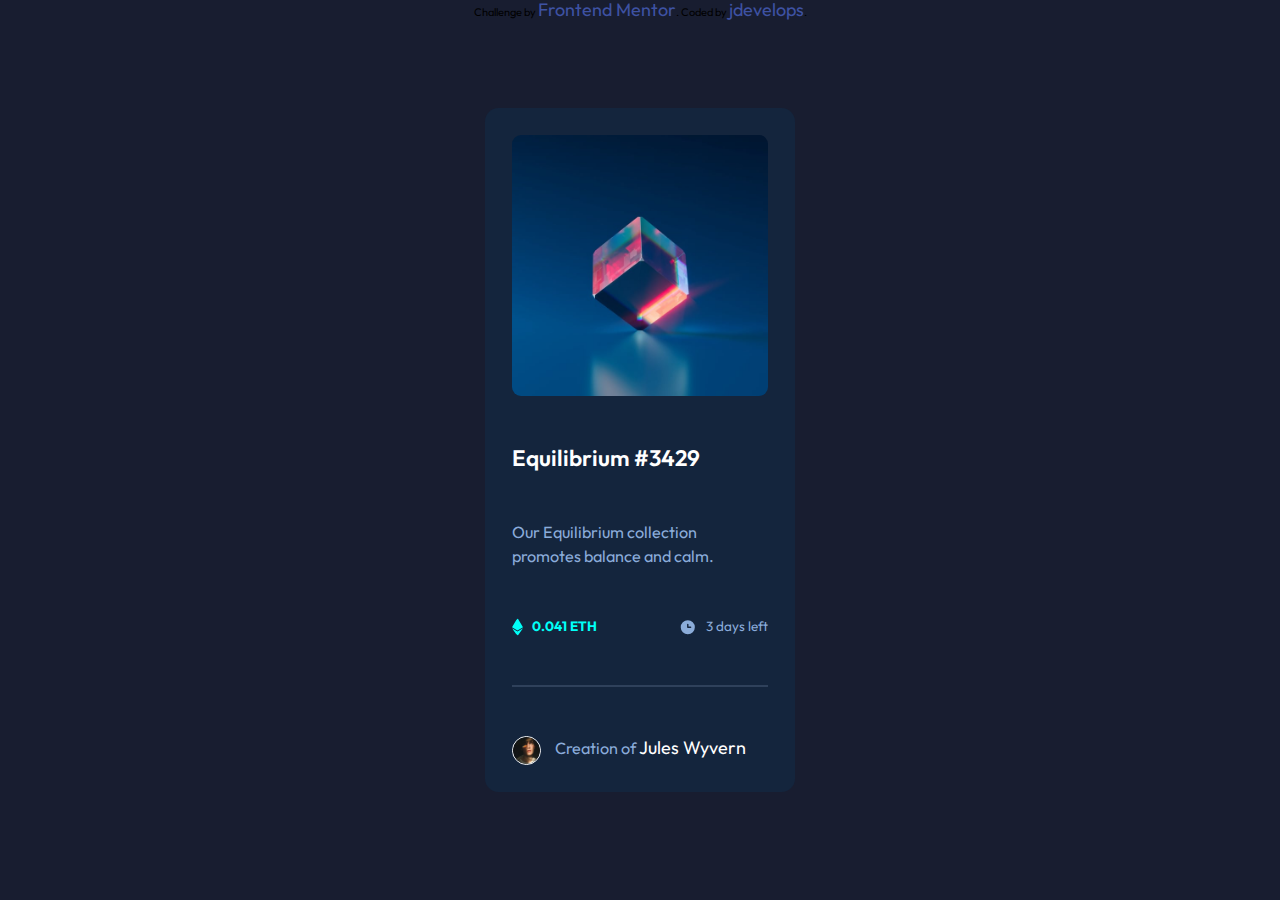
<file: Projects/1-nft-preview-card-component-main/index.html>
<!DOCTYPE html>
<html lang="en">
    <head>
        <meta charset="UTF-8" />
        <meta name="viewport" content="width=device-width, initial-scale=1.0" />
        <!-- displays site properly based on user's device -->

        <link
            rel="icon"
            type="image/png"
            sizes="32x32"
            href="./images/favicon-32x32.png"
        />
        <link rel="stylesheet" href="Normalize.css" />
        <link rel="stylesheet" href="style.css" />
        <title>Frontend Mentor | NFT preview card component</title>

        <!-- Feel free to remove these styles or customise in your own stylesheet 👍 -->
        <style>
            .attribution {
                font-size: 11px;
                text-align: center;
            }

            .attribution a {
                color: hsl(228, 45%, 44%);
            }
        </style>
    </head>
    <body>
        <main>
            <div class="main-box">
                <div class="img-wrapper">
                    <a href="#">
                        <img
                            class="nft-img"
                            src="./images/image-equilibrium.jpg"
                            alt="nft icon"
                        />
                        <div class="overlay-div"></div>
                    </a>
                </div>

                <a href="#"><h2>Equilibrium #3429</h2></a>
                <p>Our Equilibrium collection promotes balance and calm.</p>
                <div class="wrapper-box">
                    <div class="value-box">
                        <img
                            class="small-icon"
                            src="images/icon-ethereum.svg"
                            alt="eth symbol"
                        />
                        <h5>0.041 ETH</h5>
                    </div>
                    <div class="time-box">
                        <img
                            class="small-icon"
                            src="images/icon-clock.svg"
                            alt="clock symbol"
                        />
                        <span class="time-left">3 days left</span>
                    </div>
                </div>

                <hr />
                <div class="creator-box">
                    <img
                        class="creator-img"
                        src="images/image-avatar.png"
                        alt="creator avatar"
                    />
                    <p>
                        Creation of
                        <a href="#"
                            ><span class="creator">Jules Wyvern</span></a
                        >
                    </p>
                </div>
            </div>
        </main>

        <div class="attribution">
            Challenge by
            <a
                href="https://www.frontendmentor.io?ref=challenge"
                target="_blank"
                >Frontend Mentor</a
            >. Coded by
            <a href="https://github.com/jdevelops" target="_blank">jdevelops</a
            >.
        </div>
    </body>
</html>
</file>
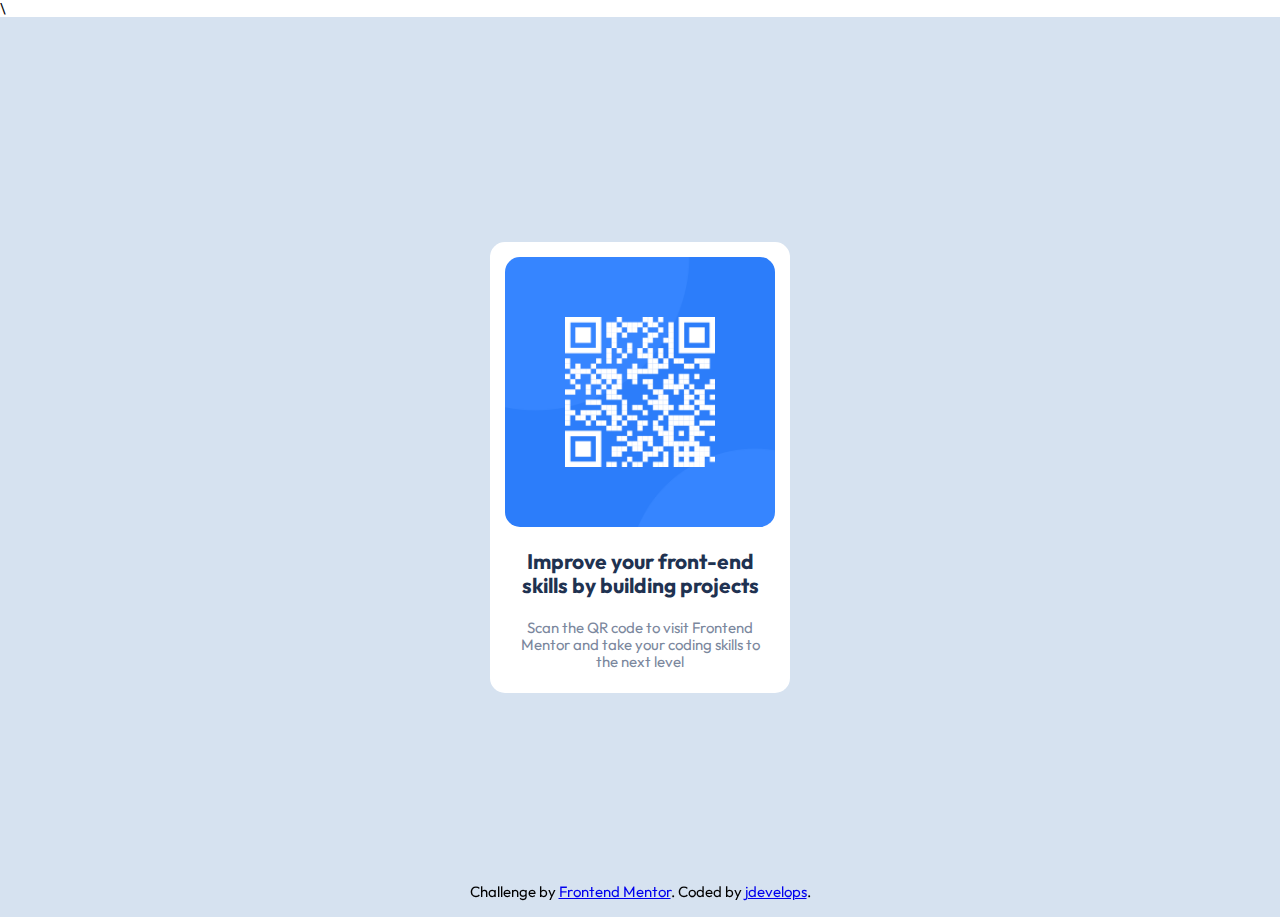
<file: Projects/2-qr-code-component-main/index.html>
\<!DOCTYPE html>
<html lang="en">
    <head>
        <meta charset="UTF-8" />
        <meta name="viewport" content="width=device-width, initial-scale=1.0" />

        <link
            rel="icon"
            type="image/png"
            sizes="32x32"
            href="./images/favicon-32x32.png"
        />
        <link rel="stylesheet" href="./Normalize.css" />
        <link rel="stylesheet" href="./style.css" />
        <title>Frontend Mentor | QR code component</title>
    </head>
    <body>
        <main>
            <div class="card">
                <div class="card__aside">
                    <img
                        class="card__image"
                        src="./images/image-qr-code.png"
                        alt="qr code"
                    />
                    <div class="card__aside card__aside--secondary">
                        <h2 class="card__heading">
                            Improve your front-end skills by building projects
                        </h2>
                        <p class="card__text">
                            Scan the QR code to visit Frontend Mentor and take
                            your coding skills to the next level
                        </p>
                    </div>
                </div>
            </div>
            <div class="attribution">
                Challenge by
                <a
                    href="https://www.frontendmentor.io?ref=challenge"
                    target="_blank"
                    >Frontend Mentor</a
                >. Coded by
                <a href="https://github.com/jdevelops" target="_blank"
                    >jdevelops</a
                >.
            </div>
        </main>
    </body>
</html>
</file>
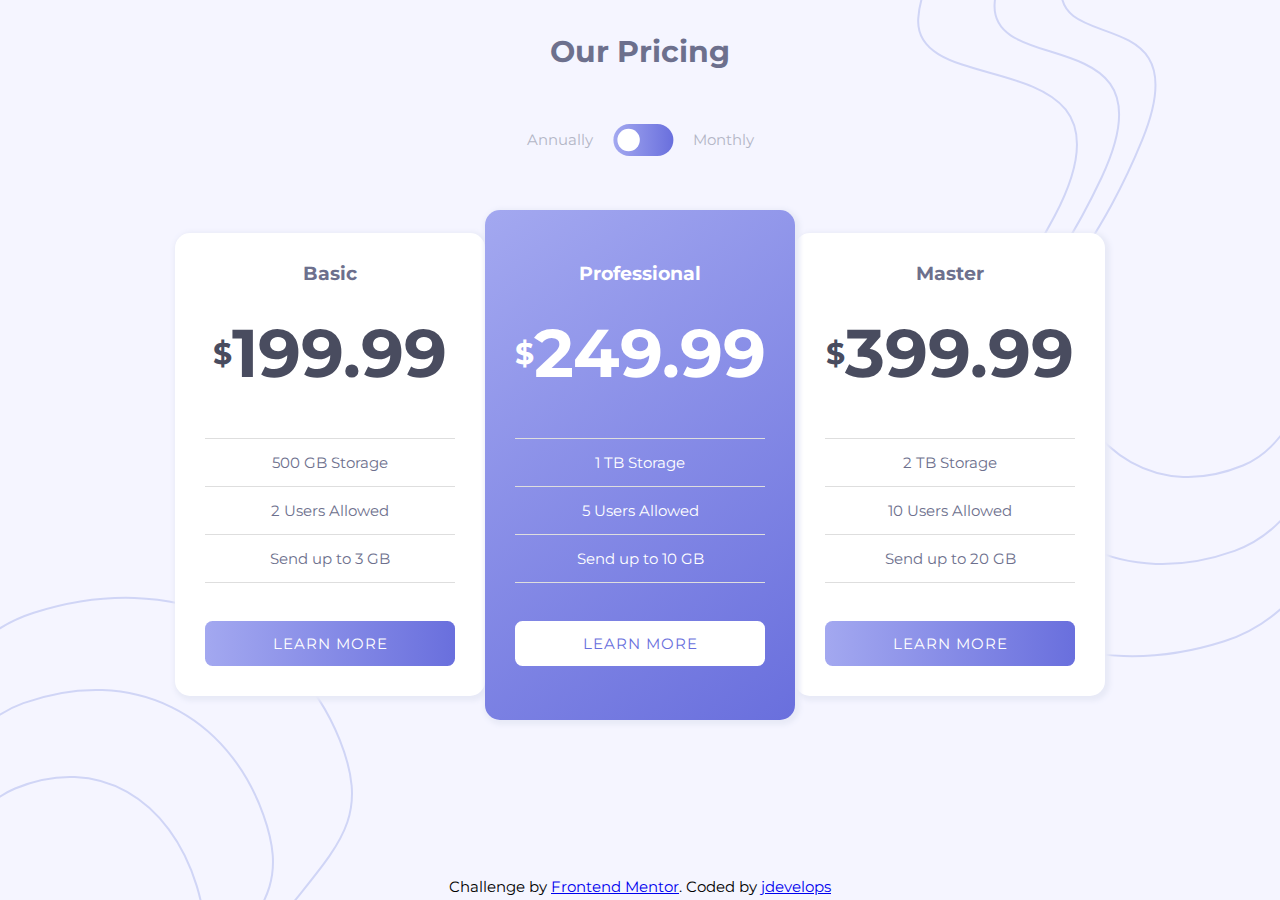
<file: Projects/3-pricing-component-with-toggle-master/index.html>
<!DOCTYPE html>
<html lang="en">
    <head>
        <meta charset="UTF-8" />
        <meta name="viewport" content="width=device-width, initial-scale=1.0" />
        <link
            rel="icon"
            type="image/png"
            sizes="32x32"
            href="./images/favicon-32x32.png"
        />
        <link rel="stylesheet" href="./Normalize.css" />
        <link rel="stylesheet" href="./style.css" />
        <script src="script.js" defer></script>
        <script src="https://code.jquery.com/jquery-3.6.0.min.js"></script>

        <title>Frontend Mentor | Pricing component with toggle</title>
    </head>
    <body>
        <main class="block">
            <div class="block__aside">
                <h1 class="block__heading">Our Pricing</h1>
                <div class="block__box">
                    <label for="togglebox">Annually</label>
                    <div class="toggle">
                        <label class="block__toggle">
                            <input
                                type="checkbox"
                                id="togglebox"
                                value="yes"
                                onclick="swicthCheck()"
                            />
                            <span class="toggle__slider toggle__round"></span>
                        </label>
                    </div>
                    <label for="togglebox">Monthly</label>
                </div>
                
                <div class="block__wraper">
                    <div class="panel">
                        <h2 class="panel__heading">Basic</h2>
                        <h3 class="panel__price" id="Basic__price">
                            <span class="panel__dolar">&dollar;</span>199.99
                        </h3>
                        <ul class="panel__list">
                            <li class="panel__list-item">500 GB Storage</li>
                            <li
                                class="panel__list-item panel__list-item--middle"
                            >
                                2 Users Allowed
                            </li>
                            <li class="panel__list-item">Send up to 3 GB</li>
                        </ul>
                        <form class="panel__form">
                            <button type="submit" class="panel__button" formaction="#">LEARN MORE</button>
                        </form>
                        
                    </div>

                    <div class="panel panel--middle">
                        <h2 class="panel__heading">Professional</h2>
                        <h3
                            class="panel__price panel__price--middle"
                            id="Pro__price"
                        >
                            <span class="panel__dolar">&dollar;</span>249.99
                        </h3>
                        <ul class="panel__list">
                            <li class="panel__list-item">1 TB Storage</li>
                            <li
                                class="panel__list-item panel__list-item--middle"
                            >
                                5 Users Allowed
                            </li>
                            <li class="panel__list-item">Send up to 10 GB</li>
                        </ul>
                        <form class="panel__form">
                            <button type="submit" class="panel__button panel__button--middle" formaction="#">LEARN MORE</button>
                        </form>
                    </div>

                    <div class="panel">
                        <h2 class="panel__heading">Master</h2>
                        <h3 class="panel__price" id="Master__price">
                            <span class="panel__dolar">&dollar;</span>399.99
                        </h3>
                        <ul class="panel__list">
                            <li class="panel__list-item">2 TB Storage</li>
                            <li
                                class="panel__list-item panel__list-item--middle"
                            >
                                10 Users Allowed
                            </li>
                            <li class="panel__list-item">Send up to 20 GB</li>
                        </ul>
                        <form class="panel__form">
                            <button type="submit" class="panel__button" formaction="#">LEARN MORE</button>
                        </form>
                    </div>

                </div>
                <div class="attribution">
                    Challenge by
                    <a
                        href="https://www.frontendmentor.io?ref=challenge"
                        target="_blank"
                        >Frontend Mentor</a
                    >. Coded by                 <a href="https://github.com/jdevelops" target="_blank"
                    >jdevelops</a
                </div>
            </div>
        </main>
    </body>
</html>
</file>
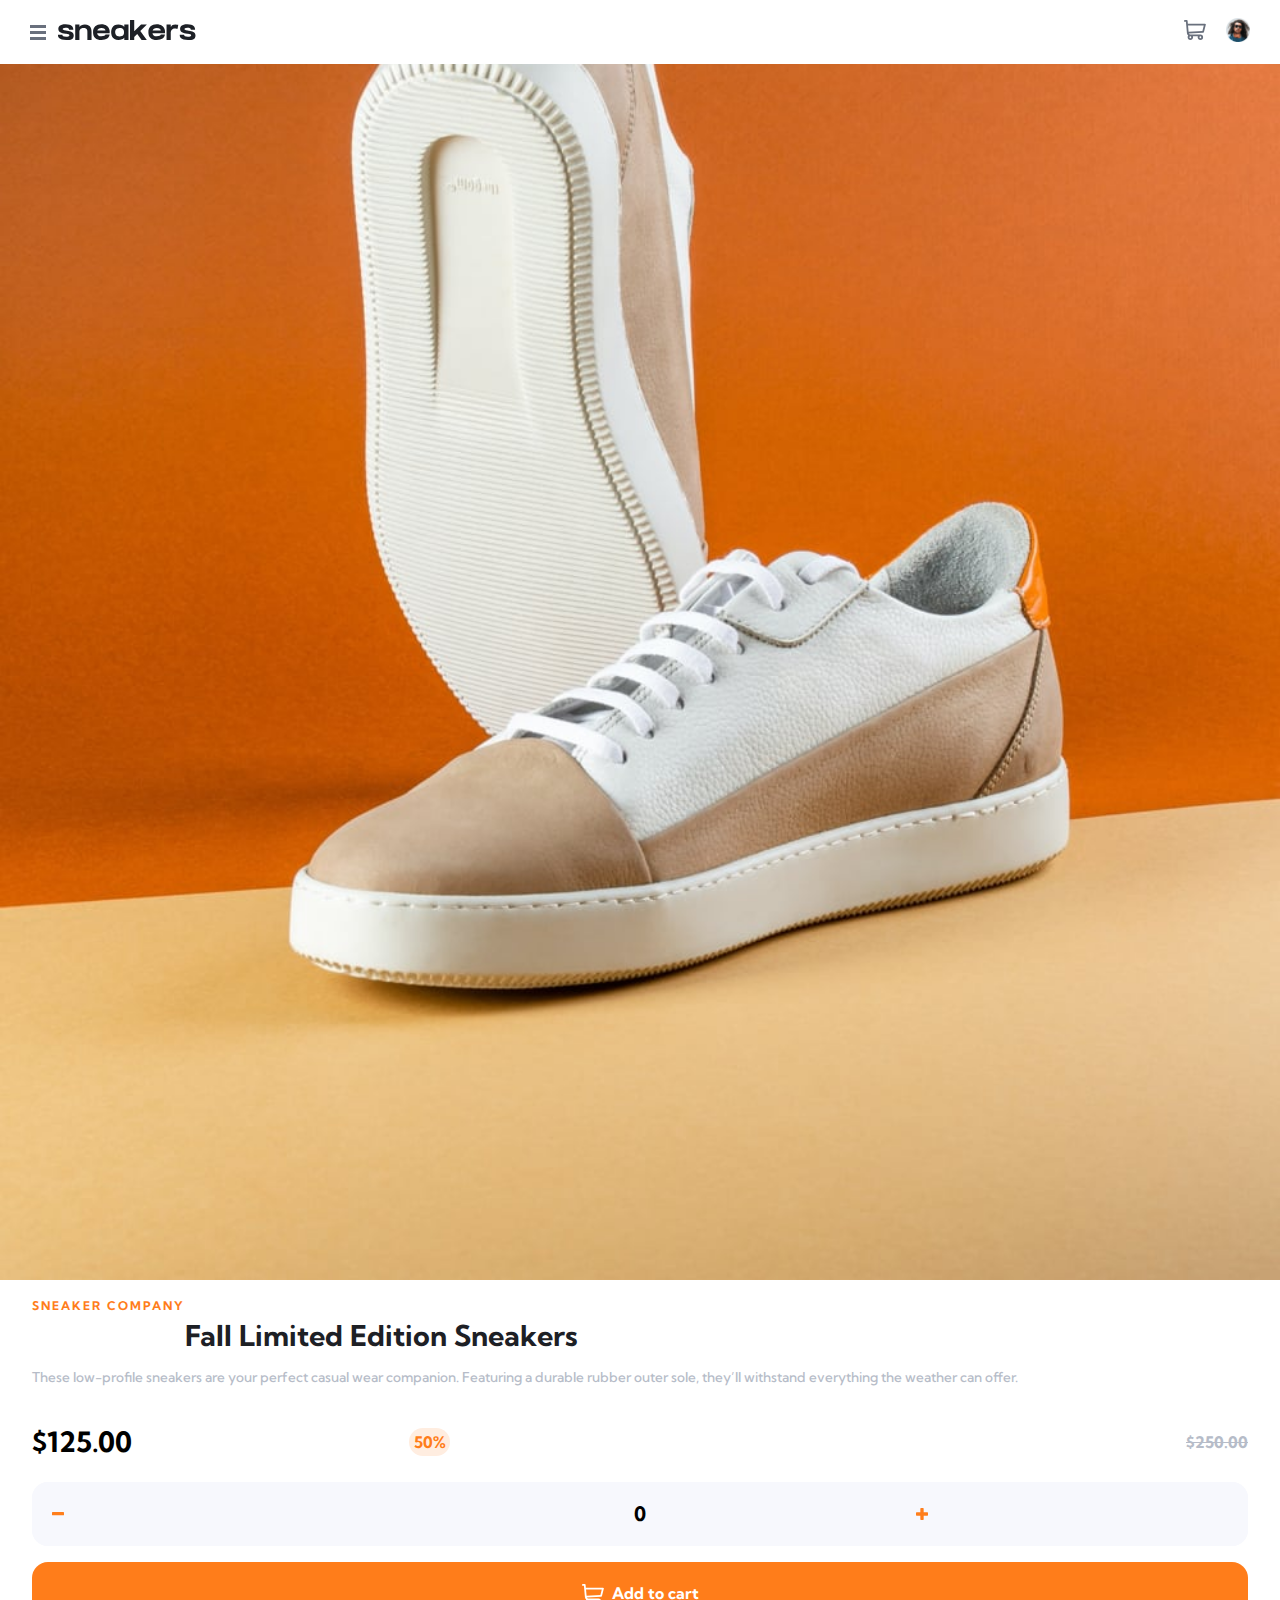
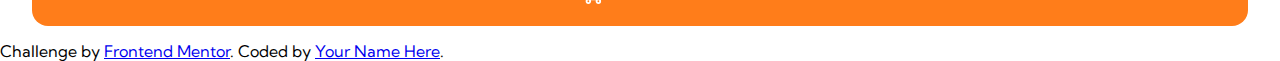
<file: Projects/4-ecommerce-product-page-main/index.html>
<!DOCTYPE html>
<html lang="en">
    <head>
        <meta charset="UTF-8" />
        <meta name="viewport" content="width=device-width, initial-scale=1.0" />
        <link rel="stylesheet" href="./Normalize.css" />
        <!-- displays site properly based on user's device -->
        <link
            rel="icon"
            type="image/png"
            sizes="32x32"
            href="./images/favicon-32x32.png"
        />
        <link rel="stylesheet" href="./style.css" />
        <script src="shoppingCart.js" defer></script>
        <title>Frontend Mentor | E-commerce product page</title>
    </head>
    <body>
        <nav class="main-nav">
            <button
                class="main-nav__btn main-nav__btn--centered btn--shadowing"
            >
                <img src="./images/icon-menu.svg" alt="" />
            </button>
            <button class="main-nav__btn btn--shadowing">
                <img src="./images/logo.svg" alt="" />
            </button>
            <button
                id="show-cart-btn"
                class="main-nav__btn main-nav__btn--push btn--shadowing"
            >
                <img src="./images/icon-cart.svg" alt="" />
            </button>
            <button class="main-nav__btn btn--shadowing">
                <img
                    class="main-nav__avatar"
                    src="./images/image-avatar.png"
                    alt=""
                />
            </button>
        </nav>
        <main>
            <figure class="image-box">
                <img
                    class="working-class"
                    src="./images/image-product-1.jpg"
                    alt="shoes image"
                />
            </figure>
            <article class="article">
                <div class="article__box">
                    <span class="article__tagline">Sneaker Company</span>
                    <h1 class="article__heading">
                        Fall Limited Edition Sneakers
                    </h1>
                    <p class="article__text">
                        These low-profile sneakers are your perfect casual wear
                        companion. Featuring a durable rubber outer sole,
                        they’ll withstand everything the weather can offer.
                    </p>
                    <h2 class="article__newprice">$125.00</h2>
                    <h3 class="article__discount">50%</h3>
                    <h3 class="article__oldprice">$250.00</h3>
                    <div class="article__quantity">
                        <button class="article__minus btn--shadowing"></button>
                        <p class="article__quantity-counter">0</p>
                        <button class="article__plus btn--shadowing"></button>
                    </div>
                    <button
                        id="add-to-cart-btn"
                        class="article__button btn--shadowing"
                    >
                        <img
                            class="article__cart"
                            src="./images/icon-cart.svg"
                        />Add to cart
                    </button>
                </div>
            </article>
            <footer>
                <div class="attribution">
                    Challenge by
                    <a
                        href="https://www.frontendmentor.io?ref=challenge"
                        target="_blank"
                        >Frontend Mentor</a
                    >. Coded by <a href="#">Your Name Here</a>.
                </div>
            </footer>
        </main>
        <div class="modal" id="modal">
            <div class="modal__content">
                <p>Cart</p>
                <div id="product" class="product"></div>
                <button class="modal__close-btn btn--shadowing">X</button>
            </div>
        </div>
    </body>
</html>
</file>
<file: Projects/1-nft-preview-card-component-main/style.css>
@import url('https://fonts.googleapis.com/css2?family=Outfit:wght@300;400;600&display=swap');

* {
    font-family: 'Outfit', sans-serif;
    font-size: 18px;

    margin: 0px;
    padding: 0px;
}

body {
    background-color: hsl(226, 34%, 14%);
}

/* main box */
.main-box {
    display: flex;
    flex-direction: column;
    position: absolute;
    justify-content: space-between;
    top: 50%;
    left: 50%;
    width: 20vw;
    height: 70vh;
    transform: translate(-50%, -50%);
    background-color: hsl(216, 50%, 16%);
    border-radius: 0.75em;
    padding: 1.5rem;
}

/* zawartość karty*/

.img-wrapper {
    position: relative;
}

.img-wrapper > a {
    height: 100%;
    width: 100%;
}
.img-wrapper > a > img {
    max-width: 100%;
    height: 100%;
}

.overlay-div {
    position: absolute;
    top: 0;
    bottom: 0;
    left: 0;
    right: 0;
    height: 100%;
    width: 100%;
    border-radius: 0.5em;
    z-index: 1;
}

.overlay-div:hover {
    opacity: 1;
    background-image: url(./images/icon-view.svg);
    background-repeat: no-repeat;
    background-position: center;
    background-color: hsla(178, 100%, 50%, 0.5);
    border-radius: 0.5em;
}

.overlay-img {
    position: absolute;
    top: 50%;
    left: 50%;
    transform: translate(-50%, -50%);
    z-index: 0;
}

.overlay-img > img:hover {
    opacity: 1;
}

.wrapper-box {
    display: flex;
}
.wrapper-box > div {
    width: 50%;
}

.small-icon {
    padding-right: 0.5rem;
}
.value-box {
    display: flex;
    color: hsl(178, 100%, 50%);
    font-weight: 600;
    font-size: 0.5rem;
}

.value-box > h5 {
    align-self: center;
    font-size: 00.75rem;
}
.value-box > img {
    object-fit: contain;
}
.time-box {
    display: flex;
    justify-content: right;
    color: hsl(215, 51%, 70%);
}
.time-box > img {
    object-fit: contain;
}
.time-left {
    color: hsl(215, 51%, 70%);
    font-weight: 400;
    font-size: 00.75em;
    align-self: center;
}

img {
    border-radius: 0.5em;
}

.creator-img {
    width: 1.5rem;
    border: white solid 1px;
    border-radius: 50%;
    height: auto;
    margin-right: 0.75rem;
}
.creator-box {
    display: flex;
}

.creator:hover {
    color: hsl(178, 100%, 50%);
}

/* typografia */

span {
    color: white;
}

hr {
    color: hsl(215, 32%, 27%);
    border: solid 1px;
}

h2 {
    color: hsl(0, 0%, 100%);
    font-weight: 600;
    font-size: 1.25em;
}
h2:hover {
    color: hsl(178, 100%, 50%);
}

p {
    color: hsl(215, 51%, 70%);
    font-weight: 400;
    font-size: 0.9rem;
    line-height: 1.5em;
}

a {
    text-decoration: none;
}

/*media queries*/
@media screen and (max-width: 375px) {
    .main-box {
        width: 70vw;
    }
}

@media screen and (max-width: 768px) {
    * {
        font-size: 18px;
    }

    .main-box {
        width: 262px;
    }
}

@media screen and (min-width: 1920px) {
    * {
        font-size: 22px;
    }

    .main-box {
        min-width: 22.5vw;
    }
}
</file>
<file: Projects/2-qr-code-component-main/style.css>
@import url('https://fonts.googleapis.com/css2?family=Outfit:wght@300;400;700&display=swap');

* {
    font-family: 'Outfit', sans-serif;
    font-size: 15px;

    margin: 0px;
    padding: 0px;
}

main {
    min-height: 100vh;
    display: flex;
    flex-direction: column;
    align-items: center;
    justify-content: center;
    background-color: hsl(212, 45%, 89%);
}

.card {
    max-width: 300px;
    border-radius: 1rem;
    background-color: white;
}

.card__aside {
    display: flex;
    flex-direction: column;
    margin: 1em;
}

.card__aside--secondary {
    margin: 0.5rem;
}

.card__image {
    max-width: 100%;
    border-radius: 1em;
    margin-bottom: 1em;
}

.card__heading {
    font-weight: 700;
    margin-bottom: 1em;
    color: hsl(218, 44%, 22%);
    font-size: 1.4rem;
    text-align: center;
}

.card__text {
    color: hsl(220, 15%, 55%);
    text-align: center;
    font-weight: 400;
}

.attribution {
    position: fixed;
    max-width: 80vw;
    text-align: center;
    bottom: 0px;
}
</file>
<file: Projects/3-pricing-component-with-toggle-master/style.css>
@import url('https://fonts.googleapis.com/css2?family=Montserrat:wght@700&display=swap');

* {
    font-family: 'Montserrat', sans-serif;
    font-size: 15px;
}

body {
    background: hsl(240, 100%, 98%);
    background-image: url(./images/bg-bottom.svg), url(./images/bg-top.svg);
    background-position: left bottom, top right;
    background-repeat: no-repeat, no-repeat;
}

.block {
    width: 100vw;
    height: 100vh;
}

.block__aside {
    display: flex;
    flex-direction: column;
    justify-content: space-around;
    padding: 1rem;
    text-align: center;
    align-items: center;
}

.block__heading {
    color: hsl(233, 13%, 49%);
    margin-bottom: 1rem;
}
.block__box {
    display: flex;
    max-width: 300px;
    min-width: 0px;
    padding-top: 1rem;
    padding-bottom: 1rem;
    justify-content: center;
    align-items: center;
    text-align: center;
    color: hsl(234, 14%, 74%);
}

.block__wraper {
    display: flex;
    flex-direction: column;
    text-align: center;
    align-items: center;
}
.panel {
    display: flex;
    width: 300px;
    flex-direction: column;
    justify-content: center;
    background-color: hsl(0, 0%, 100%);
    border-radius: 1rem;
    align-items: center;
    color: hsl(233, 13%, 49%);
    margin: 1em 0 1em 0;
    padding: 2rem;
    box-shadow: 2px 2px 5px 3px hsl(232, 50%, 94%);
    z-index: 1;
}
.panel--middle {
    background: linear-gradient(145deg, hsl(236, 72%, 79%), hsl(237, 63%, 64%));
    color: white;
}
.panel__heading {
    font-size: 1.25rem;
    margin: 0;
}
.panel__price {
    display: flex;
    align-items: center;
    font-size: 4.5rem;
    color: hsl(232, 13%, 33%);
    margin: 2rem;
}

.panel__price--middle {
    color: white;
}
.panel__dolar {
    font-size: 2rem;
}
.panel__list {
    width: 100%;
    list-style-type: none;
    padding-left: 0;
    text-align: center;
}

.panel__list-item {
    border-top: 1px solid hsl(0, 0%, 87%);
    border-bottom: 1px solid hsl(0, 0%, 87%);
    padding: 1rem;
}
.panel__list-item--middle {
    border: none;
}

.panel__form {
    width: 100%;
}
.panel__button {
    width: 100%;
    height: 3rem;
    margin: 1.5rem 0 0 0;
    border: none;
    border-radius: 0.5rem;
    color: white;
    letter-spacing: 1px;
    background: linear-gradient(90deg, hsl(236, 72%, 79%), hsl(237, 63%, 64%));
    cursor: pointer;
}

.panel__button:active {
    background: none;
    background-color: white;
    color: hsl(237, 63%, 64%);
    border: 1px solid hsl(237, 63%, 64%);
}
.panel__button--middle {
    background: none;
    background-color: white;
    color: hsl(237, 63%, 64%);
}

.panel__button--middle:active {
    background: none;
    border: 1px solid white;
    color: white;
}

/*------Slider-----*/

.toggle {
    position: relative;
    display: flex;
    min-width: 100px;
    height: 80px;
    justify-content: center;
    align-items: center;
    transform: scale(0.8, 0.8);
}
.block__toggle input {
    position: absolute;
    opacity: 0;
    width: 0;
    height: 0;
}

.toggle__slider {
    display: block;
    cursor: pointer;
    background: linear-gradient(90deg, hsl(236, 72%, 79%), hsl(237, 63%, 64%));
    transition: 0.4s;
    width: 75px;
    height: 40px;
}

.toggle__slider:before {
    content: '';
    position: absolute;
    height: 28px;
    width: 28px;
    top: 26px;
    left: 18px;
    background-color: white;
    transition: 0.4s;
}

input:checked + .toggle__slider {
    background: hsl(246, 69%, 86%);
    transition: 0.2s;
}

input:checked + .toggle__slider:before {
    transform: translateX(35px);
}

.toggle__round {
    border-radius: 5rem;
}
.toggle__round::before {
    border-radius: 50%;
}
.attribution {
    text-align: center;
    bottom: 0px;
}
@media screen and (min-device-width: 1024px) {
    .block__wraper {
        flex-direction: row;
    }
    .panel {
        width: 250px;
    }
    .attribution {
        position: absolute;
        bottom: 5px;
    }
    .panel--middle {
        height: 450px;
        z-index: 2;
    }
}

@media screen and (max-device-width: 370px) {
    .panel {
        width: 250px;
    }
}
</file>
<file: Projects/4-ecommerce-product-page-main/style.css>
@import url('https://fonts.googleapis.com/css2?family=Kumbh+Sans:wght@400;700&display=swap');

:root {
    --primaryOrange: hsl(26, 100%, 55%);
    --secondaryOrange: hsl(25, 100%, 94%);
    --white: hsl(0, 0%, 100%);
    --black: hsl(0, 0%, 0%);
    --gray: hsl(220, 14%, 75%);
    --darkBlue: hsl(220, 13%, 13%);
}

* {
    font-family: 'Kumbh Sans', sans-serif;
    font-size: 16px;
}

/*----nav bar-----*/

.main-nav {
    height: 2rem;
    background-color: var(--white);
    display: flex;
    padding: 1rem 1.5rem 1rem 1.5rem;
    position: fixed;
    top: 0;
    left: 0;
    right: 0;
}

.main-nav__btn {
    border: none;
    background-color: inherit;
}

.main-nav__btn--centered {
    display: flex;
    justify-content: center;
    align-items: center;
}

.main-nav__btn--push {
    margin-left: auto;
}
.main-nav__avatar {
    max-width: 80%;
    max-height: 80%;
    padding-left: 0.5rem;
    object-fit: contain;
}
/*----image----*/
.image-box {
    margin: 0px;
}
.working-class {
    width: 100%;
    max-height: 100%;
}

/*-----article----*/

.article__box {
    display: flex;
    flex-flow: row wrap;
    padding: 1rem 2rem 1rem 2rem;
}

.article__tagline {
    color: var(--primaryOrange);
    font-weight: bold;
    text-transform: uppercase;
    letter-spacing: 2px;
    font-size: 0.75em;
    font-weight: 700;
}

.article__heading {
    color: var(--darkBlue);
    font-weight: 700;
    font-size: 1.8rem;
    margin-bottom: 0px;
}

.article__text {
    color: var(--gray);
    line-height: 1.5rem;
    font-weight: 500;
    font-size: 0.85rem;
}

.article__newprice {
    flex-basis: 30%;
    font-size: 1.75rem;
    font-weight: 700;
    padding-right: 0.75rem;
}
.article__discount {
    color: var(--primaryOrange);
    background-color: var(--secondaryOrange);
    flex-basis: auto;
    text-align: center;
    align-self: center;
    padding: 0.3rem;
    border-radius: 1rem;
}
.article__oldprice {
    flex: 1;
    text-decoration: line-through;
    color: var(--gray);
    text-align: end;
    align-self: center;
}
.article__quantity {
    display: flex;
    flex-flow: row wrap;
    flex-basis: 100%;
    height: 4rem;
    background-color: hsl(223, 64%, 98%);
    border-radius: 1rem;
    margin-bottom: 1rem;
}

.article__minus {
    border: none;
    background-color: inherit;
    border-radius: 1rem;
    background-image: url(./images/icon-minus.svg);
    background-repeat: no-repeat;
    background-position: 20px;
    flex: 1;
}
.article__quantity-counter {
    flex-basis: 33%;
    text-align: center;
    align-self: center;
    font-size: 1.25rem;
    font-weight: 700;
}
.article__plus {
    border: none;
    background-color: inherit;
    border-radius: 1rem;
    background-image: url(./images/icon-plus.svg);
    background-repeat: no-repeat;
    background-position: 75px;
    flex: 1;
}
.article__button {
    flex-basis: 100%;
    background-color: var(--primaryOrange);
    border: none;
    height: 4rem;
    border-radius: 1rem;
    color: var(--white);
    font-weight: 700;
    display: flex;
    justify-content: center;
    align-items: center;
}

.article__cart {
    padding-right: 0.5rem;
    filter: brightness(0) invert(1);
}

/*----modal----*/

.modal {
    position: fixed;
    display: none;
    z-index: 1;
    padding: 80px 1rem 0 1rem;
    top: 0px;
    right: 0px;
    left: 0px;
    max-width: 100%;
    height: 100%;
    background-color: hsl(0, 0%, 0%, 20%);
}

.modal__content {
    background-color: var(--white);
    width: auto;
    height: 35%;
    border-radius: 1rem;
    box-shadow: 0px 30px 37px -13px rgba(0, 0, 0, 0.35);
}

/*----globals----*/
.btn--shadowing:active {
    background-color: var(--gray);
    border-radius: 0.5rem;
}
</file>
